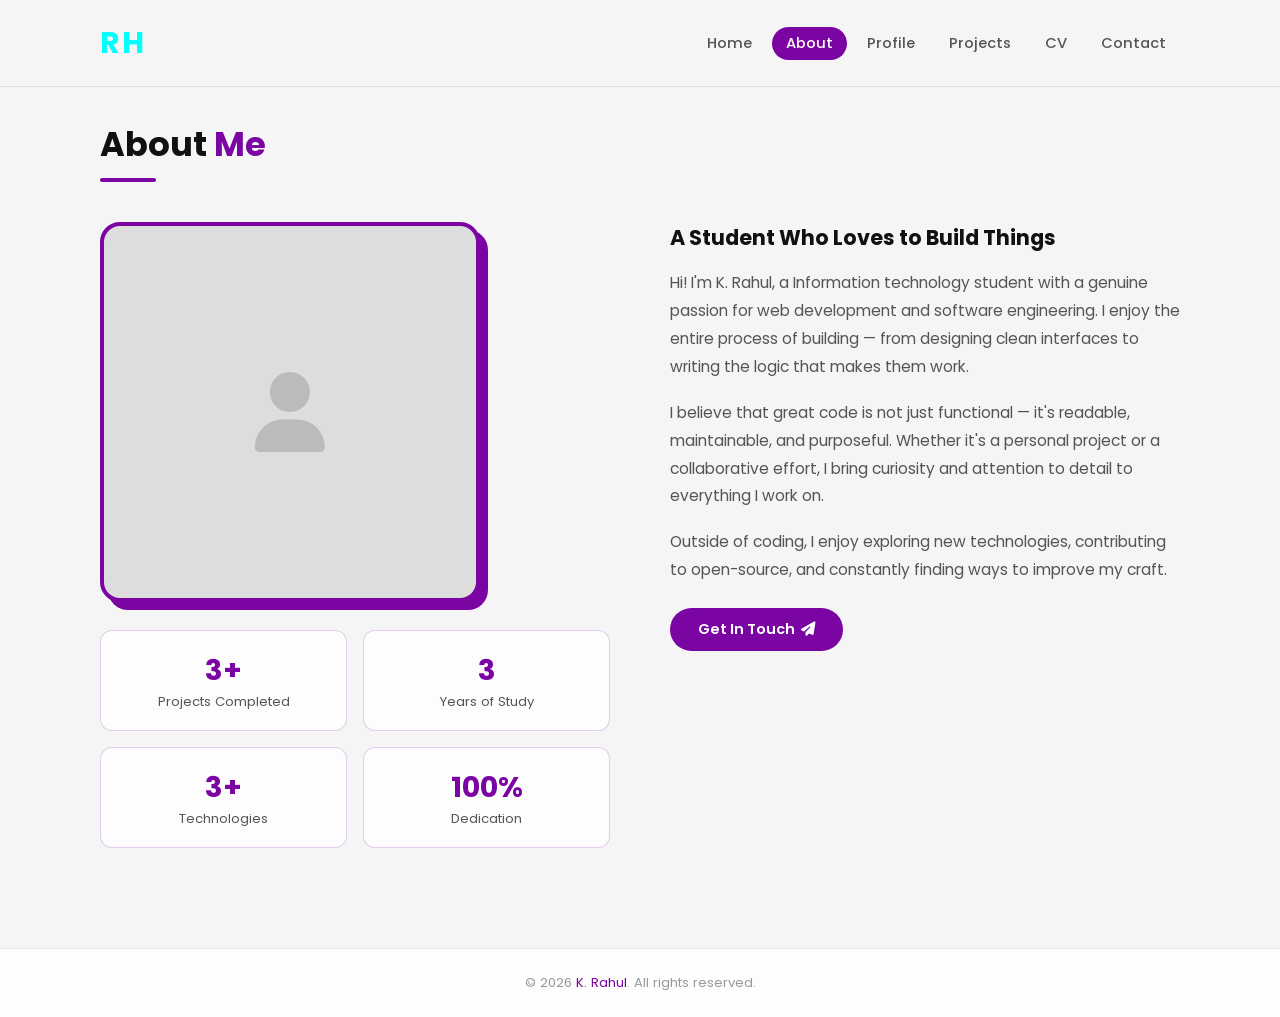
<file: about.html>
<!DOCTYPE html>
<html lang="en">
<head>
    <meta charset="UTF-8">
    <meta name="viewport" content="width=device-width, initial-scale=1.0">
    <title>Portfolio</title>
    <link rel="stylesheet" href="style.css">
    <link rel="stylesheet" href="https://cdnjs.cloudflare.com/ajax/libs/font-awesome/6.4.0/css/all.min.css">
    <link href="https://fonts.googleapis.com/css2?family=Poppins:wght@300;400;500;600;700&display=swap" rel="stylesheet">
</head>
<body>

    <header>
        <h2 class="logo">RH<span> </span></h2>
        <nav class="navigation">
            <a href="index.html">Home</a>
            <a href="about.html" class="active">About</a>
            <a href="profile.html">Profile</a>
            <a href="projects.html">Projects</a>
            <a href="cv.html">CV</a>
            <a href="contact.html">Contact</a>
        </nav>
    </header>

    <section class="page-section">

        <h2 class="section-title fade-in">About <span>Me</span></h2>
        <div class="section-divider fade-in"></div>

        <div class="about-grid">
            <div class="fade-in">
                <div class="about-img-wrap">
                    <i class="fas fa-user placeholder-icon"></i>
                    <!-- Replace with: <img src="your-photo.jpg" alt="K. Rahul"> -->
                </div>

                <div class="about-stats">
                    <div class="stat-box fade-in">
                        <h3>3+</h3>
                        <p>Projects Completed</p>
                    </div>
                    <div class="stat-box fade-in">
                        <h3>3</h3>
                        <p>Years of Study</p>
                    </div>
                    <div class="stat-box fade-in">
                        <h3>3+</h3>
                        <p>Technologies</p>
                    </div>
                    <div class="stat-box fade-in">
                        <h3>100%</h3>
                        <p>Dedication</p>
                    </div>
                </div>
            </div>

            <div class="about-text">
                <h3 class="fade-in" style="font-size:1.3rem; color:var(--dark); margin-bottom:16px;">
                    A Student Who Loves to Build Things
                </h3>
                <p class="fade-in">
                    Hi! I'm K. Rahul, a Information technology student with a genuine passion for 
                    web development and software engineering. I enjoy the entire process of 
                    building — from designing clean interfaces to writing the logic that makes 
                    them work.
                </p>
                <p class="fade-in">
                    I believe that great code is not just functional — it's readable, 
                    maintainable, and purposeful. Whether it's a personal project or a 
                    collaborative effort, I bring curiosity and attention to detail to 
                    everything I work on.
                </p>
                <p class="fade-in">
                    Outside of coding, I enjoy exploring new technologies, contributing 
                    to open-source, and constantly finding ways to improve my craft.
                </p>

                <div class="fade-in" style="margin-top: 24px;">
                    <a href="contact.html" style="text-decoration:none;">
                        <button style="
                            padding: 11px 28px; 
                            background: var(--accent); 
                            color: #fff; 
                            border: none; 
                            border-radius: 25px; 
                            font-size: 0.9rem; 
                            font-weight: 600; 
                            cursor: pointer;
                            font-family: Poppins, sans-serif;
                            transition: all 0.3s ease;
                        "
                        onmouseover="this.style.background='#a020d4'; this.style.transform='translateY(-2px)'"
                        onmouseout="this.style.background='var(--accent)'; this.style.transform='none'"
                        >
                            Get In Touch &nbsp;<i class="fas fa-paper-plane"></i>
                        </button>
                    </a>
                </div>
            </div>
        </div>


    </section>

    <footer>
        <p>© 2026 <span>K. Rahul</span>. All rights reserved.</p>
    </footer>

    <button id="scrollTop" title="Back to top"><i class="fas fa-chevron-up"></i></button>

    <script src="script.js"></script>
</body>
</html>
</file>
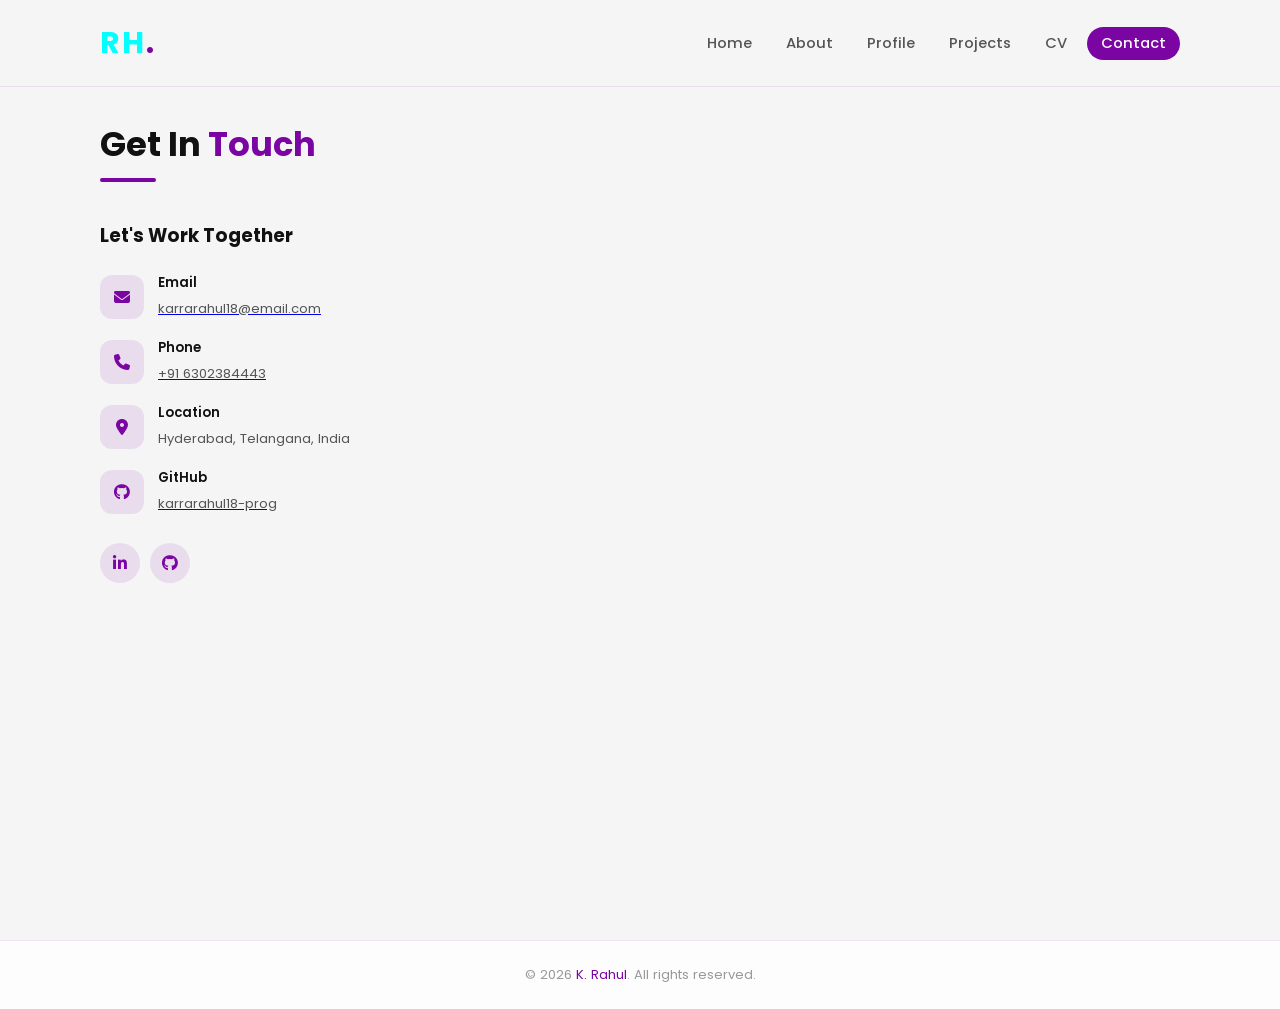
<file: contact.html>
<!DOCTYPE html>
<html lang="en">
<head>
    <meta charset="UTF-8">
    <meta name="viewport" content="width=device-width, initial-scale=1.0">
    <title>Portfolio</title>
    <link rel="stylesheet" href="style.css">
    <link rel="stylesheet" href="https://cdnjs.cloudflare.com/ajax/libs/font-awesome/6.4.0/css/all.min.css">
    <link href="https://fonts.googleapis.com/css2?family=Poppins:wght@300;400;500;600;700&display=swap" rel="stylesheet">
</head>
<body>

    <header>
        <h2 class="logo">RH<span>.</span></h2>
        <nav class="navigation">
            <a href="index.html">Home</a>
            <a href="about.html">About</a>
            <a href="profile.html">Profile</a>
            <a href="projects.html">Projects</a>
            <a href="cv.html">CV</a>
            <a href="contact.html" class="active">Contact</a>
        </nav>
    </header>

    <section class="page-section">

        <h2 class="section-title fade-in">Get In <span>Touch</span></h2>
        <div class="section-divider fade-in"></div>

        <div class="contact-grid">

            <!-- Left: Info -->
            <div class="contact-info fade-in">
                <h3>Let's Work Together</h3>

                <div class="contact-item">
                    <div class="contact-icon-box">
                        <i class="fas fa-envelope"></i>
                    </div>
                    <div class="contact-item-text">
                        <h4>Email</h4>
                        <a href="mailto:karrarahul18@email.com"><span>karrarahul18@email.com</span></a>
                    </div>
                </div>

                <div class="contact-item">
                    <div class="contact-icon-box">
                        <i class="fas fa-phone"></i>
                    </div>
                    <div class="contact-item-text">
                        <h4>Phone</h4>
                        <a href="tel:+91-6302384443"><span>+91 6302384443</span></a>
                    </div>
                </div>
               

                <div class="contact-item">
                    <div class="contact-icon-box">
                        <i class="fas fa-map-marker-alt"></i>
                    </div>
                    <div class="contact-item-text">
                        <h4>Location</h4>
                        <span>Hyderabad, Telangana, India</span>
                    </div>
                </div>

                <div class="contact-item">
                    <div class="contact-icon-box">
                        <i class="fab fa-github"></i>
                    </div>
                    <div class="contact-item-text">
                        <h4>GitHub</h4>
                        <a href="https://github.com/karrarahul18-prog" target="_blank"><span>karrarahul18-prog</span></a>
                    </div>
                </div>

                <div class="contact-social">
                    <a href="https://www.linkedin.com/in/rahul-reddy-1375ab330" title="LinkedIn"><i class="fab fa-linkedin-in"></i></a>
                    <a href="https://github.com/karrarahul18-prog" title="GitHub"><i class="fab fa-github"></i></a>
                   
                </div>
            </div>

            <!-- Right: Form -->
           

        </div>
    </section>

    <footer>
        <p>© 2026 <span>K. Rahul</span>. All rights reserved.</p>
    </footer>

    <button id="scrollTop" title="Back to top"><i class="fas fa-chevron-up"></i></button>

    <script src="script.js"></script>
</body>
</html>
</file>
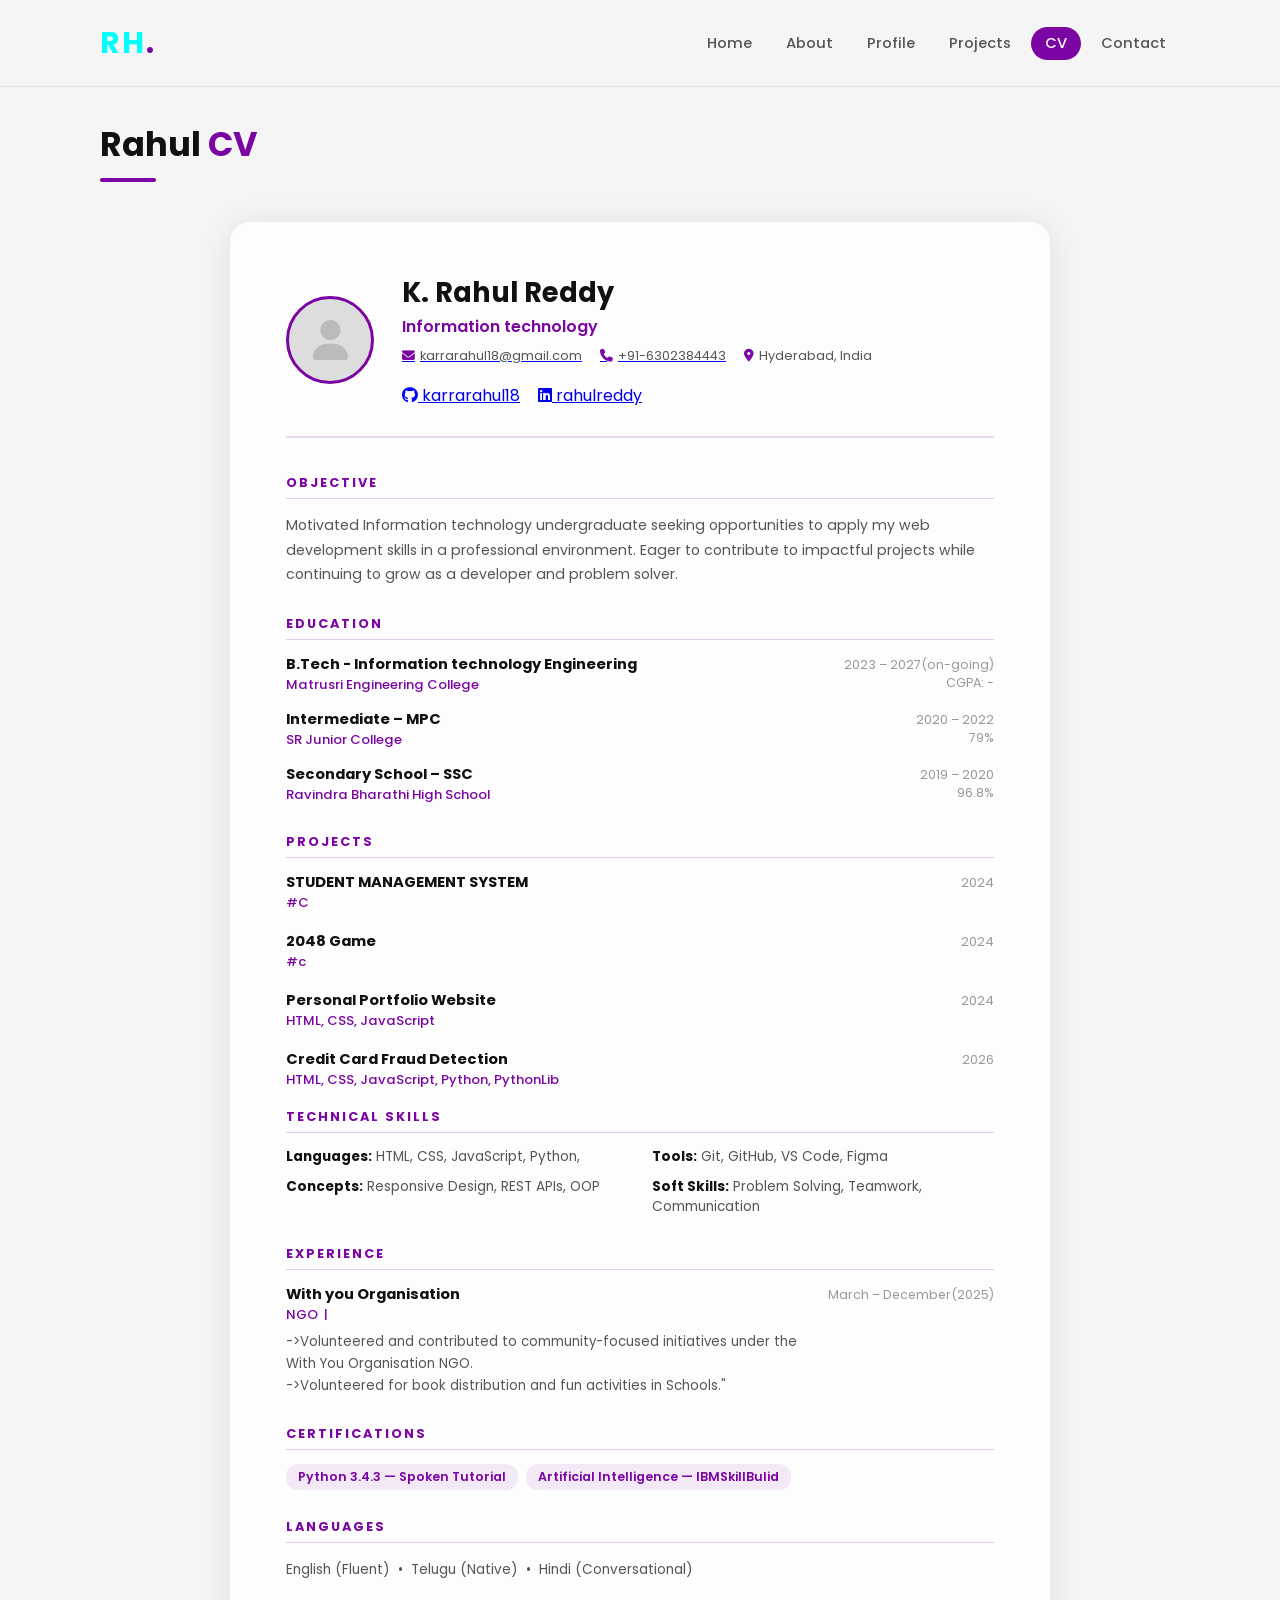
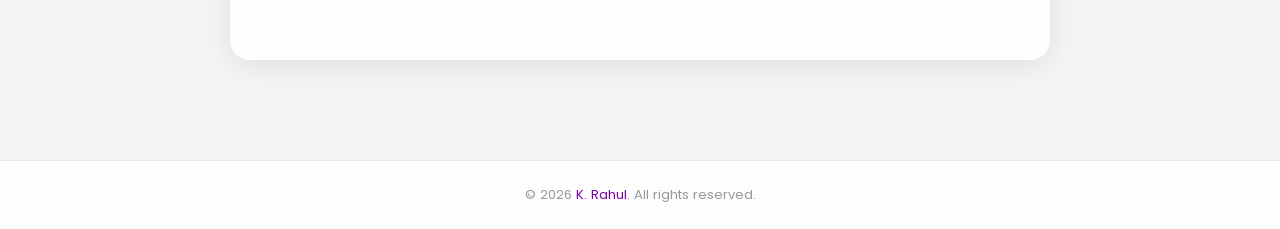
<file: cv.html>
<!DOCTYPE html>
<html lang="en">
<head>
    <meta charset="UTF-8">
    <meta name="viewport" content="width=device-width, initial-scale=1.0">
    <title>Portfolio</title>
    <link rel="stylesheet" href="style.css">
    <link rel="stylesheet" href="https://cdnjs.cloudflare.com/ajax/libs/font-awesome/6.4.0/css/all.min.css">
    <link href="https://fonts.googleapis.com/css2?family=Poppins:wght@300;400;500;600;700&display=swap" rel="stylesheet">
</head>
<body>

    <header>
        <h2 class="logo">RH<span>.</span></h2>
        <nav class="navigation">
            <a href="index.html">Home</a>
            <a href="about.html">About</a>
            <a href="profile.html">Profile</a>
            <a href="projects.html">Projects</a>
            <a href="cv.html" class="active">CV</a>
            <a href="contact.html">Contact</a>
        </nav>
    </header>

    <section class="page-section">

        <h2 class="section-title fade-in"> Rahul <span>CV</span></h2>
        <div class="section-divider fade-in"></div>

        <div class="cv-container">

           

            <div class="cv-doc fade-in">

                <!-- CV Header -->
                <div class="cv-header-block">
                    <div class="cv-avatar">
                        <i class="fas fa-user placeholder-icon"></i>
                        <!-- Replace with: <img src="your-photo.jpg" alt="K. Rahul"> -->
                    </div>
                    <div class="cv-header-info">
                        <h2>K. Rahul Reddy</h2>
                        <div class="cv-role"> Information technology </div>
                        <div class="cv-contacts">
                            <a href="mailto:karrarahul18@gmail.com">
                                <span><i class="fas fa-envelope"></i> karrarahul18@gmail.com</span>
                            </a>
                            <a href="tel:+91-6302384443">
                                <span><i class="fas fa-phone"></i> +91-6302384443</span>
                            </a>
                            <span><i class="fas fa-map-marker-alt"></i> Hyderabad, India</span>
                            <a href="https://github.com/karrarahul18-prog" target="_blank" rel="noopener noreferrer">
                            <i class="fab fa-github"></i> karrarahul18 </a>
                            <a href="https://www.linkedin.com/in/rahul-reddy-1375ab330" target="_blank" rel="noopener noreferrer">
                            <i class="fab fa-linkedin"></i> rahulreddy </a>
                        </div>
                    </div>
                </div>

                <!-- Objective -->
                <div class="cv-section">
                    <h3>Objective</h3>
                    <p>
                        Motivated Information technology undergraduate seeking opportunities to apply 
                        my web development skills in a professional environment. Eager to contribute 
                        to impactful projects while continuing to grow as a developer and problem solver.
                    </p>
                </div>

                <!-- Education -->
                <div class="cv-section">
                    <h3>Education
                    </h3>

                    <div class="cv-entry">
                        <div>
                            <h4>B.Tech - Information technology Engineering</h4>
                            <div class="cv-sub">Matrusri Engineering College</div>
                        </div>
                        <div class="cv-year">2023 – 2027(on-going)<br>CGPA: - </div>
                    </div>

                    <div class="cv-entry" style="margin-top:12px;">
                        <div>
                            <h4>Intermediate – MPC</h4>
                            <div class="cv-sub">SR Junior College</div>
                        </div>
                        <div class="cv-year">2020 – 2022<br>79%</div>
                    </div>

                    <div class="cv-entry" style="margin-top:12px;">
                        <div>
                            <h4>Secondary School – SSC</h4>
                            <div class="cv-sub">Ravindra Bharathi High School</div>
                        </div>
                        <div class="cv-year">2019 – 2020<br>96.8%</div>
                    </div>
                </div>


                <!-- Projects -->
                <div class="cv-section">
                    <h3>Projects</h3>

                    <div class="cv-entry">
                        <div>
                            <h4>  STUDENT MANAGEMENT SYSTEM </h4>
                            <div class="cv-sub"> #C</div>
                            <p style="font-size:0.83rem; margin-top:4px; line-height:1.6; color:var(--text);">
                            </p>
                        </div>
                        <div class="cv-year">2024</div>
                    </div>

                    <div class="cv-entry" style="margin-top:10px;">
                        <div>
                            <h4>2048 Game</h4>
                            <div class="cv-sub"> #c </div>
                            <p style="font-size:0.83rem; margin-top:4px; line-height:1.6; color:var(--text);">
                            </p>
                        </div>
                        <div class="cv-year">2024 </div>
                    </div>

                    <div class="cv-entry" style="margin-top:10px;">
                        <div>
                            <h4>Personal Portfolio Website</h4>
                            <div class="cv-sub">HTML, CSS, JavaScript</div>
                            <p style="font-size:0.83rem; margin-top:4px; line-height:1.6; color:var(--text);">
                            </p>
                        </div>
                        <div class="cv-year">2024</div>
                    </div>
                    <div class="cv-entry" style="margin-top:10px;">
                        <div>
                            <h4>Credit Card Fraud Detection </h4>
                            <div class="cv-sub">HTML, CSS, JavaScript, Python, PythonLib </div>
                            <p style="font-size:0.83rem; margin-top:4px; line-height:1.6; color:var(--text);">
                            </p>
                        </div>
                        <div class="cv-year">2026</div>
                </div>

                <!-- Skills -->
                <div class="cv-section">
                    <h3>Technical Skills</h3>
                    <div style="display:grid; grid-template-columns:1fr 1fr; gap:10px 24px; font-size:0.85rem; color:var(--text);">
                        <div><strong style="color:var(--dark);">Languages:</strong> HTML, CSS, JavaScript, Python,</div>
                        <div><strong style="color:var(--dark);">Tools:</strong> Git, GitHub, VS Code, Figma</div>
                        <div><strong style="color:var(--dark);">Concepts:</strong> Responsive Design, REST APIs, OOP</div>
                        <div><strong style="color:var(--dark);">Soft Skills:</strong> Problem Solving, Teamwork, Communication</div>
                    </div>
                </div>
                <!-- Experience -->
                <div class="cv-section">
                    <h3>Experience</h3>
                       <div class="cv-entry">
                        <div>
                            <h4>With you Organisation</h4>
                            <div class="cv-sub"> NGO  &nbsp;|&nbsp; </div>
                            <p style="font-size:0.83rem; margin-top:6px; line-height:1.65; color:var(--text);">
                            ->Volunteered and contributed to community-focused initiatives under the With You Organisation NGO.
                            <br>->Volunteered for book distribution and fun activities in Schools." 
                                
                            </p>
                        </div>
                        <div class="cv-year">March –  December(2025)</div>
                    </div>
                </div>

                <!-- Certifications -->
                <div class="cv-section">
                    <h3>Certifications</h3>
                    <div class="cv-tags-row">
                        <span class="cv-tag">Python 3.4.3  — Spoken Tutorial </span>
                        <span class="cv-tag">Artificial Intelligence — IBMSkillBulid</span>
                        
                    </div>
                </div>


                <!-- Languages -->
                <div class="cv-section">
                    <h3>Languages</h3>
                    <p style="font-size:0.85rem; line-height:1.9; color:var(--text);">
                        English (Fluent) &nbsp;•&nbsp; Telugu (Native) &nbsp;•&nbsp; Hindi (Conversational)
                    </p>
                </div>

            </div><!-- /cv-doc -->
        </div><!-- /cv-container -->
    </section>

    <footer>
        <p>© 2026 <span>K. Rahul</span>. All rights reserved.</p>
    </footer>

    <button id="scrollTop" title="Back to top"><i class="fas fa-chevron-up"></i></button>

    <script src="script.js"></script>
</body>
</html>
</file>
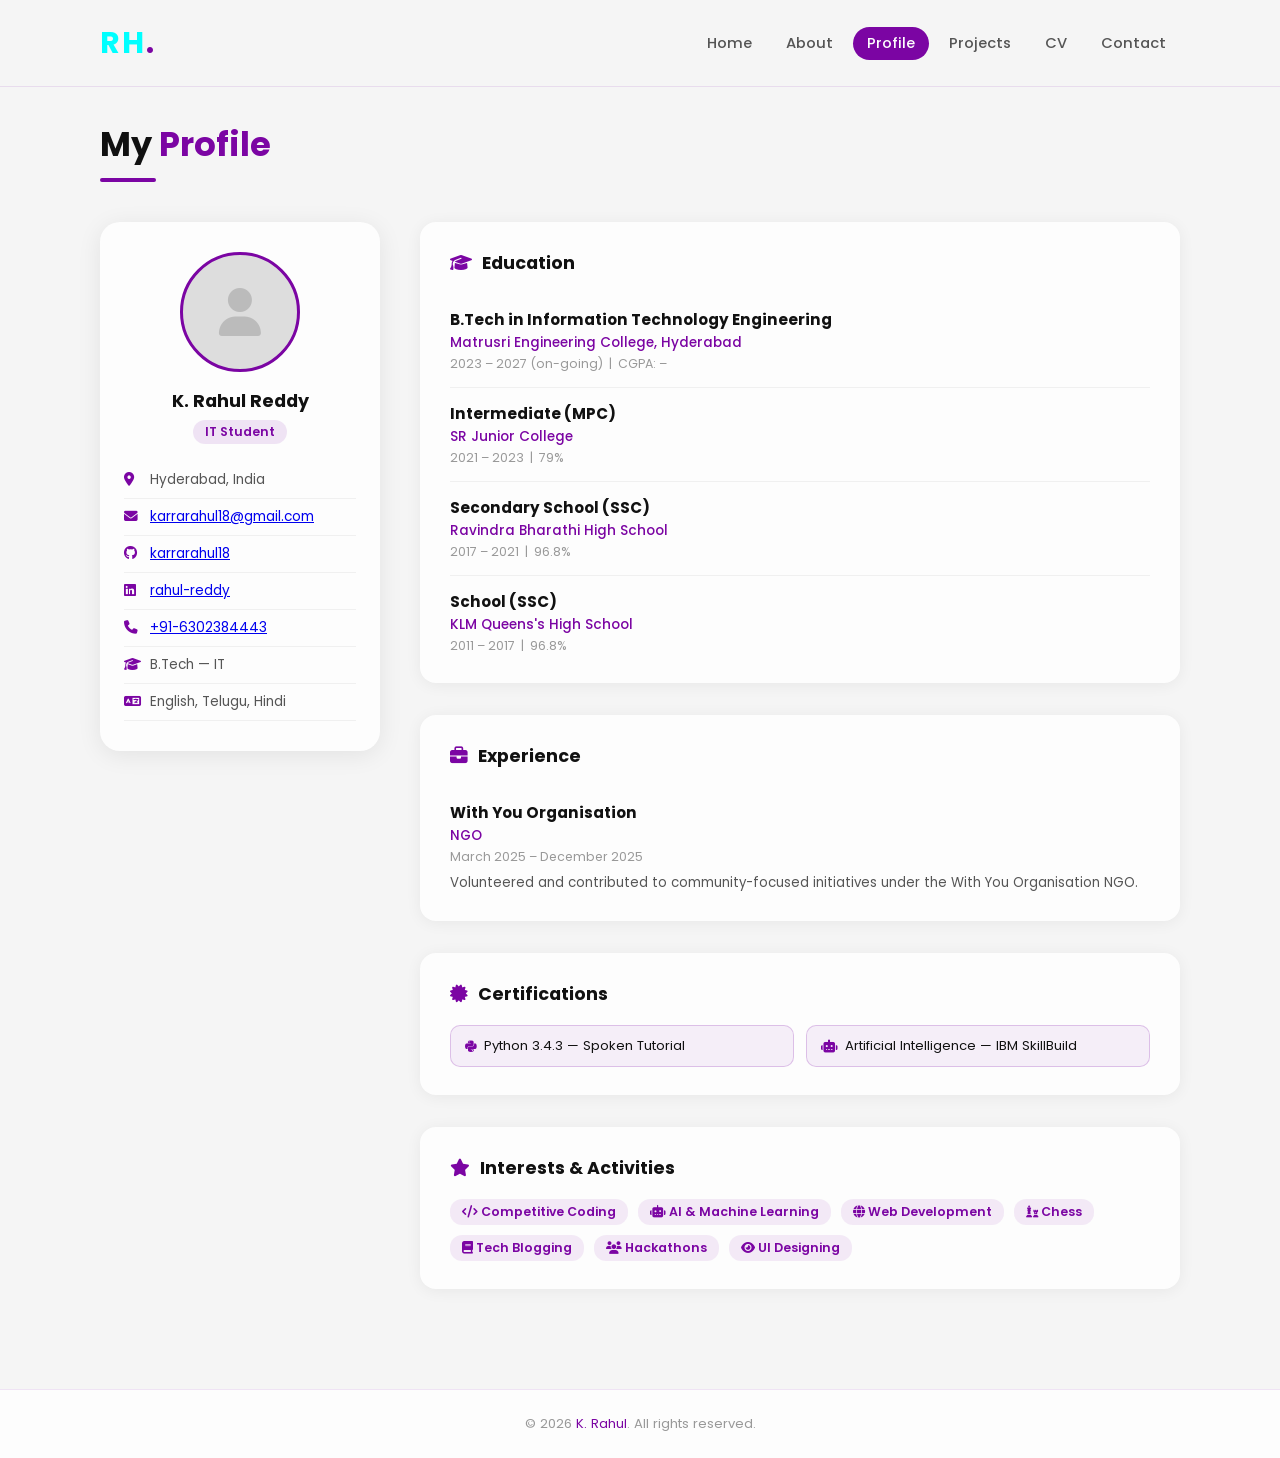
<file: profile.html>
<!DOCTYPE html>
<html lang="en">
<head>
    <meta charset="UTF-8">
    <meta name="viewport" content="width=device-width, initial-scale=1.0">
    <title>Profile</title>
    <link rel="stylesheet" href="style.css">
    <link rel="stylesheet" href="https://cdnjs.cloudflare.com/ajax/libs/font-awesome/6.4.0/css/all.min.css">
    <link href="https://fonts.googleapis.com/css2?family=Poppins:wght@300;400;500;600;700&display=swap" rel="stylesheet">
</head>
<body>

    <header>
        <h2 class="logo">RH<span>.</span></h2>
        <nav class="navigation">
            <a href="index.html">Home</a>
            <a href="about.html">About</a>
            <a href="profile.html" class="active">Profile</a>
            <a href="projects.html">Projects</a>
            <a href="cv.html">CV</a>
            <a href="contact.html">Contact</a>
        </nav>
    </header>

    <section class="page-section">

        <h2 class="section-title fade-in">My <span>Profile</span></h2>
        <div class="section-divider fade-in"></div>

        <div class="profile-layout">

            <!-- Sidebar Card -->
            <div class="profile-card fade-in">
                <div class="profile-card-img">
                    <i class="fas fa-user placeholder-icon"></i>
                    <!-- Replace with: <img src="your-photo.jpg" alt="K. Rahul"> -->
                </div>
                <h3>K. Rahul Reddy</h3>
                <span class="role-tag">IT Student</span>
                <ul class="profile-info-list">
                    <li><i class="fas fa-map-marker-alt"></i> Hyderabad, India</li>
                    <li><i class="fas fa-envelope"></i> <a href="mailto:karrarahul18@gmail.com">karrarahul18@gmail.com</a></li>
                    <li><i class="fab fa-github"></i> <a href="https://github.com/karrarahul18-prog">karrarahul18</a></li>
                    <li><i class="fab fa-linkedin"></i> <a href="https://www.linkedin.com/in/rahul-reddy-1375ab330">rahul-reddy</a></li>
                    <li><i class="fas fa-phone"></i> <a href="tel:+91-6302384443">+91-6302384443</a>   </li>
                    <li><i class="fas fa-graduation-cap"></i> B.Tech — IT</li>
                    <li><i class="fas fa-language"></i> English, Telugu, Hindi</li>
                </ul>
            </div>

            <!-- Right Side -->
            <div class="profile-right">

                <!-- Education -->
                <div class="profile-section-block fade-in">
                    <h3><i class="fas fa-graduation-cap"></i> Education</h3>

                    <div class="edu-item">
                        <h4>B.Tech in Information Technology Engineering</h4>
                        <div class="inst">Matrusri Engineering College, Hyderabad</div>
                        <div class="year">2023 – 2027 (on-going) &nbsp;|&nbsp; CGPA: –</div>
                    </div>

                    <div class="edu-item">
                        <h4>Intermediate (MPC)</h4>
                        <div class="inst">SR Junior College</div>
                        <div class="year">2021 – 2023 &nbsp;|&nbsp; 79%</div>
                    </div>

                    <div class="edu-item">
                        <h4>Secondary School (SSC)</h4>
                        <div class="inst">Ravindra Bharathi High School</div>
                        <div class="year">2017 – 2021 &nbsp;|&nbsp; 96.8%</div>
                    </div>
                    <div class="edu-item">
                        <h4> School (SSC)</h4>
                        <div class="inst">KLM Queens's High School</div>
                        <div class="year">2011 – 2017 &nbsp;|&nbsp; 96.8%</div>
                    </div>
                </div>

                <!-- Experience -->
                <div class="profile-section-block fade-in">
                    <h3><i class="fas fa-briefcase"></i> Experience</h3>

                    <div class="exp-item">
                        <h4>With You Organisation</h4>
                        <div class="company">NGO</div>
                        <div class="period">March 2025 – December 2025</div>
                        <p style="font-size:0.83rem; margin-top:6px; line-height:1.6; color:var(--text);">
                            Volunteered and contributed to community-focused initiatives under the With You Organisation NGO.
                        </p>
                    </div>
                </div>

                <!-- Certifications -->
                <div class="profile-section-block fade-in">
                    <h3><i class="fas fa-certificate"></i> Certifications</h3>
                    <div class="cert-grid">
                        <div class="cert-chip"><i class="fab fa-python"></i> Python 3.4.3 — Spoken Tutorial</div>
                        <div class="cert-chip"><i class="fas fa-robot"></i> Artificial Intelligence — IBM SkillBuild</div>
                    </div>
                </div>

                <!-- Interests -->
                <div class="profile-section-block fade-in">
                    <h3><i class="fas fa-star"></i> Interests & Activities</h3>
                    <div style="display:flex; flex-wrap:wrap; gap:10px;">
                        <span class="cv-tag"><i class="fas fa-code"></i> Competitive Coding</span>
                        <span class="cv-tag"><i class="fas fa-robot"></i> AI & Machine Learning</span>
                        <span class="cv-tag"><i class="fas fa-globe"></i> Web Development</span>
                        <span class="cv-tag"><i class="fas fa-chess"></i> Chess</span>
                        <span class="cv-tag"><i class="fas fa-book"></i> Tech Blogging</span>
                        <span class="cv-tag"><i class="fas fa-users"></i> Hackathons</span>
                        <span class="cv-tag"><i class="fas fa-eye"></i> UI Designing</span>

                    </div>
                </div>

            </div>
        </div>
    </section>

    <footer>
        <p>© 2026 <span>K. Rahul</span>. All rights reserved.</p>
    </footer>

    <button id="scrollTop" title="Back to top"><i class="fas fa-chevron-up"></i></button>

    <script src="script.js"></script>
</body>
</html>
</file>
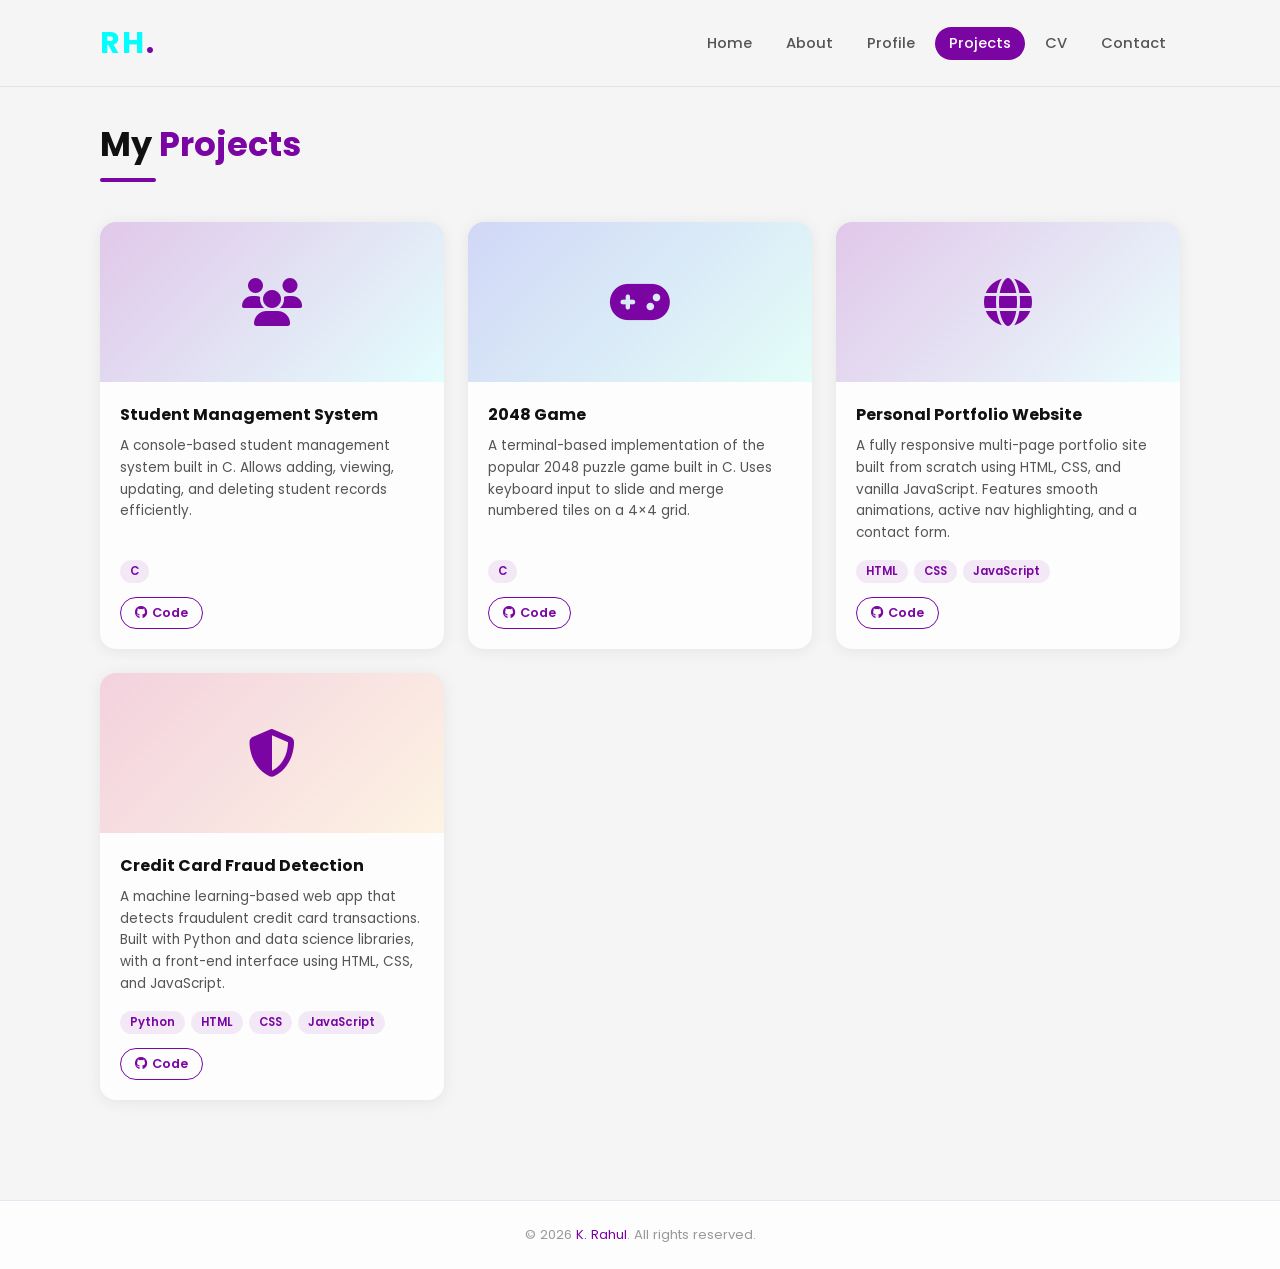
<file: projects.html>
<!DOCTYPE html>
<html lang="en">
<head>
    <meta charset="UTF-8">
    <meta name="viewport" content="width=device-width, initial-scale=1.0">
    <title>Portfolio</title>
    <link rel="stylesheet" href="style.css">
    <link rel="stylesheet" href="https://cdnjs.cloudflare.com/ajax/libs/font-awesome/6.4.0/css/all.min.css">
    <link href="https://fonts.googleapis.com/css2?family=Poppins:wght@300;400;500;600;700&display=swap" rel="stylesheet">
</head>
<body>

    <header>
        <h2 class="logo">RH<span>.</span></h2>
        <nav class="navigation">
            <a href="index.html">Home</a>
            <a href="about.html">About</a>
            <a href="profile.html">Profile</a>
            <a href="projects.html" class="active">Projects</a>
            <a href="cv.html">CV</a>
            <a href="contact.html">Contact</a>
        </nav>
    </header>

    <section class="page-section">

        <h2 class="section-title fade-in">My <span>Projects</span></h2>
        <div class="section-divider fade-in"></div>

    

        <!-- Projects Grid -->
        <div class="projects-grid">

    <div class="project-card fade-in" data-category="c">
        <div class="project-thumb">
            <i class="fas fa-users"></i>
        </div>
        <div class="project-body">
            <h3>Student Management System</h3>
            <p>A console-based student management system built in C. Allows adding, viewing, updating, and deleting student records efficiently.</p>
            <div class="project-tags">
                <span class="tag">C</span>
            </div>
            <div class="project-links">
                <a href="https://github.com/karrarahul18-prog/STUDENT-MANAGEMENT-SYSTEM"><i class="fab fa-github"></i> Code</a>
            </div>
        </div>
    </div>

    <div class="project-card fade-in" data-category="c">
        <div class="project-thumb" style="background: linear-gradient(135deg, rgba(0,120,255,0.15), rgba(0,255,200,0.1));">
            <i class="fas fa-gamepad"></i>
        </div>
        <div class="project-body">
            <h3>2048 Game</h3>
            <p>A terminal-based implementation of the popular 2048 puzzle game built in C. Uses keyboard input to slide and merge numbered tiles on a 4×4 grid.</p>
            <div class="project-tags">
                <span class="tag">C</span>
            </div>
            <div class="project-links">
                <a href="https://github.com/karrarahul18-prog/2048-game"><i class="fab fa-github"></i> Code</a>
            </div>
        </div>
    </div>

    <div class="project-card fade-in" data-category="web">
        <div class="project-thumb" style="background: linear-gradient(135deg, rgba(123,5,163,0.15), rgba(0,255,255,0.08));">
            <i class="fas fa-globe"></i>
        </div>
        <div class="project-body">
            <h3>Personal Portfolio Website</h3>
            <p>A fully responsive multi-page portfolio site built from scratch using HTML, CSS, and vanilla JavaScript. Features smooth animations, active nav highlighting, and a contact form.</p>
            <div class="project-tags">
                <span class="tag">HTML</span>
                <span class="tag">CSS</span>
                <span class="tag">JavaScript</span>
            </div>
            <div class="project-links">
                <a href="#"><i class="fab fa-github"></i> Code</a>
            </div>
        </div>
    </div>

    <div class="project-card fade-in" data-category="python">
        <div class="project-thumb" style="background: linear-gradient(135deg, rgba(255,80,80,0.15), rgba(255,150,0,0.1));">
            <i class="fas fa-shield-alt"></i>
        </div>
        <div class="project-body">
            <h3>Credit Card Fraud Detection</h3>
            <p>A machine learning-based web app that detects fraudulent credit card transactions. Built with Python and data science libraries, with a front-end interface using HTML, CSS, and JavaScript.</p>
            <div class="project-tags">
                <span class="tag">Python</span>
                <span class="tag">HTML</span>
                <span class="tag">CSS</span>
                <span class="tag">JavaScript</span>
            </div>
            <div class="project-links">
                <a href="https://github.com/karrarahul18-prog/Credit-Card-Fraud-Detection"><i class="fab fa-github"></i> Code</a>
            </div>
        </div>
        
    </div>
    

</div>
    </section>

    <footer>
        <p>© 2026 <span>K. Rahul</span>. All rights reserved.</p>
    </footer>

    <button id="scrollTop" title="Back to top"><i class="fas fa-chevron-up"></i></button>

    <script src="script.js"></script>
</body>
</html>
</file>
<file: style.css>
/* ===== RESET & BASE ===== */
* {
    margin: 0;
    padding: 0;
    box-sizing: border-box;
    font-family: 'Poppins', sans-serif;
}

:root {
    --accent: #7b05a3;
    --accent-light: #a020d4;
    --dark: #111;
    --text: #555;
    --bg: #f5f5f5;
    --white: #fdfdfd;
    --cyan: aqua;
}

html {
    scroll-behavior: smooth;
}

body {
    background: var(--bg);
    color: var(--text);
}

/* ===== HEADER ===== */
header {
    position: fixed;
    top: 0;
    left: 0;
    width: 100%;
    padding: 22px 100px;
    display: flex;
    justify-content: space-between;
    align-items: center;
    z-index: 100;
    background: rgba(245, 245, 245, 0.92);
    backdrop-filter: blur(8px);
    border-bottom: 1px solid rgba(123, 5, 163, 0.1);
}

.logo {
    font-size: 2rem;
    color: var(--cyan);
    cursor: default;
    letter-spacing: 2px;
}

.logo span {
    color: var(--accent);
}

.navigation {
    display: flex;
    align-items: center;
    gap: 10px;
}

.navigation a {
    font-size: 0.95em;
    color: var(--text);
    text-decoration: none;
    padding: 6px 14px;
    border-radius: 20px;
    font-weight: 500;
    transition: all 0.3s ease;
}

.navigation a:hover,
.navigation a.active {
    color: var(--white);
    background: var(--accent);
}

/* ===== SECTION BASE ===== */
section.page-section {
    min-height: 100vh;
    padding: 120px 100px 60px;
}

.section-title {
    font-size: 2.2rem;
    color: var(--dark);
    margin-bottom: 8px;
    position: relative;
    display: inline-block;
}

.section-title span {
    color: var(--accent);
}

.section-divider {
    width: 60px;
    height: 4px;
    background: var(--accent);
    border-radius: 2px;
    margin-bottom: 40px;
}

/* ===== HOME PAGE ===== */
.home {
    display: flex;
    justify-content: space-between;
    align-items: center;
    min-height: 100vh;
    padding: 30px 100px;
    background: var(--bg);
}

.content {
    max-width: 50%;
    color: var(--text);
}

.content h2 {
    font-size: 3em;
    color: var(--dark);
    line-height: 1.2;
}

.content h2 span {
    color: var(--accent);
}

.content h4 {
    font-size: 1.5em;
    color: var(--accent-light);
    font-weight: 500;
    margin-top: 8px;
}

.content p {
    padding: 14px 0 36px;
    line-height: 1.7;
    font-size: 1rem;
}

.btn-group {
    display: flex;
    gap: 14px;
}

.btn-group a {
    text-decoration: none;
}

.btn-group button {
    padding: 11px 28px;
    border: 2px solid var(--accent);
    border-radius: 25px;
    font-size: 0.9rem;
    font-weight: 600;
    cursor: pointer;
    transition: all 0.3s ease;
    background: transparent;
    color: var(--accent);
    letter-spacing: 1px;
}

.btn-group a:nth-child(2) button {
    background: var(--accent);
    color: var(--white);
}

.btn-group button:hover {
    background: var(--accent);
    color: var(--white);
    transform: translateY(-2px);
    box-shadow: 0 6px 20px rgba(123, 5, 163, 0.3);
}

.btn-group a:nth-child(2) button:hover {
    background: var(--accent-light);
    border-color: var(--accent-light);
}

.social-icon {
    position: absolute;
    bottom: 36px;
    display: flex;
    gap: 0;
}

.social-icon a {
    display: inline-flex;
    width: 38px;
    height: 38px;
    background: var(--accent);
    border-radius: 50%;
    margin-left: 14px;
    align-items: center;
    justify-content: center;
    border: 1px solid var(--white);
    outline: 2.5px solid var(--accent);
    transition: all 0.3s ease;
    text-decoration: none;
}

.social-icon a:hover {
    transform: translateY(-4px);
    background: var(--accent-light);
    outline-color: var(--accent-light);
    box-shadow: 0 6px 16px rgba(123, 5, 163, 0.4);
}

.social-icon a i {
    color: var(--white);
    font-size: 0.9rem;
}

.profile-image {
    flex-shrink: 0;
    width: 340px;
    height: 340px;
    overflow: hidden;
    border-radius: 50%;
    box-shadow: 0 10px 30px rgba(123, 5, 163, 0.25);
    border: 5px solid var(--accent);
    background: #ddd;
    display: flex;
    align-items: center;
    justify-content: center;
}

.profile-image img {
    width: 100%;
    height: 100%;
    object-fit: cover;
}

.profile-image .placeholder-icon {
    font-size: 6rem;
    color: #bbb;
}

/* ===== ABOUT PAGE ===== */
.about-grid {
    display: grid;
    grid-template-columns: 1fr 1fr;
    gap: 60px;
    align-items: start;
    margin-top: 10px;
}

.about-img-wrap {
    width: 100%;
    aspect-ratio: 1;
    max-width: 380px;
    border-radius: 20px;
    overflow: hidden;
    border: 4px solid var(--accent);
    box-shadow: 8px 8px 0 var(--accent);
    background: #ddd;
    display: flex;
    align-items: center;
    justify-content: center;
}

.about-img-wrap img {
    width: 100%;
    height: 100%;
    object-fit: cover;
}

.about-img-wrap .placeholder-icon {
    font-size: 5rem;
    color: #bbb;
}

.about-text p {
    line-height: 1.8;
    margin-bottom: 18px;
    font-size: 0.97rem;
}

.about-stats {
    display: grid;
    grid-template-columns: 1fr 1fr;
    gap: 16px;
    margin-top: 28px;
}

.stat-box {
    background: var(--white);
    border: 1px solid rgba(123, 5, 163, 0.2);
    border-radius: 12px;
    padding: 18px;
    text-align: center;
    transition: all 0.3s ease;
}

.stat-box:hover {
    border-color: var(--accent);
    box-shadow: 0 4px 16px rgba(123, 5, 163, 0.15);
    transform: translateY(-3px);
}

.stat-box h3 {
    font-size: 1.8rem;
    color: var(--accent);
    font-weight: 700;
}

.stat-box p {
    font-size: 0.82rem;
    color: var(--text);
    margin: 0;
}



/* ===== PROFILE PAGE ===== */
.profile-layout {
    display: grid;
    grid-template-columns: 280px 1fr;
    gap: 40px;
    align-items: start;
}

.profile-card {
    background: var(--white);
    border-radius: 20px;
    padding: 30px 24px;
    text-align: center;
    box-shadow: 0 4px 24px rgba(0,0,0,0.08);
    position: sticky;
    top: 110px;
}

.profile-card-img {
    width: 120px;
    height: 120px;
    border-radius: 50%;
    margin: 0 auto 16px;
    overflow: hidden;
    border: 3px solid var(--accent);
    background: #ddd;
    display: flex;
    align-items: center;
    justify-content: center;
}

.profile-card-img img {
    width: 100%;
    height: 100%;
    object-fit: cover;
}

.profile-card-img .placeholder-icon {
    font-size: 3rem;
    color: #bbb;
}

.profile-card h3 {
    font-size: 1.1rem;
    color: var(--dark);
    margin-bottom: 4px;
}

.profile-card .role-tag {
    display: inline-block;
    background: rgba(123, 5, 163, 0.1);
    color: var(--accent);
    font-size: 0.78rem;
    padding: 3px 12px;
    border-radius: 20px;
    margin-bottom: 18px;
    font-weight: 600;
}

.profile-info-list {
    list-style: none;
    text-align: left;
}

.profile-info-list li {
    display: flex;
    align-items: center;
    gap: 10px;
    padding: 8px 0;
    border-bottom: 1px solid #f0f0f0;
    font-size: 0.85rem;
    color: var(--text);
}

.profile-info-list li i {
    color: var(--accent);
    width: 16px;
}

.profile-right {
    display: flex;
    flex-direction: column;
    gap: 32px;
}

.profile-section-block {
    background: var(--white);
    border-radius: 16px;
    padding: 28px 30px;
    box-shadow: 0 2px 16px rgba(0,0,0,0.06);
}

.profile-section-block h3 {
    font-size: 1.1rem;
    color: var(--dark);
    margin-bottom: 18px;
    display: flex;
    align-items: center;
    gap: 10px;
}

.profile-section-block h3 i {
    color: var(--accent);
}

.edu-item,
.exp-item {
    padding: 14px 0;
    border-bottom: 1px solid #f0f0f0;
}

.edu-item:last-child,
.exp-item:last-child {
    border-bottom: none;
    padding-bottom: 0;
}

.edu-item h4,
.exp-item h4 {
    font-size: 0.95rem;
    color: var(--dark);
}

.edu-item .inst,
.exp-item .company {
    font-size: 0.85rem;
    color: var(--accent);
    font-weight: 500;
    margin: 2px 0;
}

.edu-item .year,
.exp-item .period {
    font-size: 0.78rem;
    color: #999;
}

.cert-grid {
    display: grid;
    grid-template-columns: 1fr 1fr;
    gap: 12px;
}

.cert-chip {
    display: flex;
    align-items: center;
    gap: 8px;
    background: rgba(123, 5, 163, 0.06);
    border: 1px solid rgba(123, 5, 163, 0.2);
    border-radius: 10px;
    padding: 10px 14px;
    font-size: 0.82rem;
    color: var(--dark);
    transition: all 0.3s ease;
}

.cert-chip:hover {
    background: rgba(123, 5, 163, 0.12);
    transform: translateY(-2px);
}

.cert-chip i {
    color: var(--accent);
}

/* ===== PROJECTS PAGE ===== */
.projects-filter {
    display: flex;
    gap: 10px;
    margin-bottom: 36px;
    flex-wrap: wrap;
}

.filter-btn {
    padding: 7px 20px;
    border: 2px solid rgba(123, 5, 163, 0.3);
    border-radius: 20px;
    background: transparent;
    color: var(--text);
    font-size: 0.85rem;
    font-weight: 500;
    cursor: pointer;
    transition: all 0.3s ease;
    font-family: 'Poppins', sans-serif;
}

.filter-btn:hover,
.filter-btn.active {
    background: var(--accent);
    border-color: var(--accent);
    color: var(--white);
}

.projects-grid {
    display: grid;
    grid-template-columns: repeat(3, 1fr);
    gap: 24px;
}

.project-card {
    background: var(--white);
    border-radius: 16px;
    overflow: hidden;
    box-shadow: 0 2px 16px rgba(0,0,0,0.07);
    transition: all 0.35s ease;
    display: flex;
    flex-direction: column;
}

.project-card:hover {
    transform: translateY(-6px);
    box-shadow: 0 12px 32px rgba(123, 5, 163, 0.18);
}

.project-thumb {
    width: 100%;
    height: 160px;
    background: linear-gradient(135deg, rgba(123,5,163,0.15), rgba(0,255,255,0.1));
    display: flex;
    align-items: center;
    justify-content: center;
    font-size: 3rem;
    color: var(--accent);
    position: relative;
    overflow: hidden;
}

.project-thumb::after {
    content: '';
    position: absolute;
    inset: 0;
    background: linear-gradient(135deg, rgba(123,5,163,0.08) 0%, transparent 100%);
}

.project-body {
    padding: 20px;
    flex: 1;
    display: flex;
    flex-direction: column;
}

.project-body h3 {
    font-size: 1rem;
    color: var(--dark);
    margin-bottom: 8px;
}

.project-body p {
    font-size: 0.85rem;
    line-height: 1.6;
    flex: 1;
    margin-bottom: 16px;
}

.project-tags {
    display: flex;
    flex-wrap: wrap;
    gap: 6px;
    margin-bottom: 14px;
}

.tag {
    background: rgba(123, 5, 163, 0.08);
    color: var(--accent);
    font-size: 0.72rem;
    padding: 3px 10px;
    border-radius: 12px;
    font-weight: 600;
}

.project-links {
    display: flex;
    gap: 10px;
}

.project-links a {
    display: inline-flex;
    align-items: center;
    gap: 5px;
    font-size: 0.8rem;
    font-weight: 600;
    text-decoration: none;
    padding: 6px 14px;
    border-radius: 20px;
    transition: all 0.3s ease;
    border: 1.5px solid var(--accent);
    color: var(--accent);
}

.project-links a:hover {
    background: var(--accent);
    color: var(--white);
}

.project-links a.filled {
    background: var(--accent);
    color: var(--white);
}

.project-links a.filled:hover {
    background: var(--accent-light);
    border-color: var(--accent-light);
}

/* ===== RESET & BASE ===== */
* {
    margin: 0;
    padding: 0;
    box-sizing: border-box;
    font-family: 'Poppins', sans-serif;
}

:root {
    --accent: #7b05a3;
    --accent-light: #a020d4;
    --dark: #111;
    --text: #555;
    --bg: #f5f5f5;
    --white: #fdfdfd;
}

html { scroll-behavior: smooth; }

body {
    background: var(--bg);
    color: var(--text);
}

/* ===== HEADER ===== */
header {
    position: fixed;
    top: 0;
    left: 0;
    width: 100%;
    padding: 20px 100px;
    display: flex;
    justify-content: space-between;
    align-items: center;
    z-index: 100;
    background: rgba(245, 245, 245, 0.95);
    backdrop-filter: blur(8px);
    border-bottom: 1px solid rgba(123, 5, 163, 0.1);
}

.logo {
    font-size: 1.9rem;
    color: aqua;
    cursor: default;
    letter-spacing: 2px;
}

.logo span {
    color: var(--accent);
}

.navigation {
    display: flex;
    align-items: center;
    gap: 6px;
}

.navigation a {
    font-size: 0.92em;
    color: var(--text);
    text-decoration: none;
    padding: 6px 14px;
    border-radius: 20px;
    font-weight: 500;
    transition: all 0.3s ease;
}

.navigation a:hover,
.navigation a.active {
    color: var(--white);
    background: var(--accent);
}

/* ===== PAGE SECTION ===== */
.page-section {
    min-height: 100vh;
    padding: 120px 100px 60px;
}

.section-title {
    font-size: 2.1rem;
    color: var(--dark);
    margin-bottom: 8px;
}

.section-title span {
    color: var(--accent);
}

.section-divider {
    width: 56px;
    height: 4px;
    background: var(--accent);
    border-radius: 2px;
    margin-bottom: 40px;
}

/* ===== CONTACT GRID ===== */
.contact-grid {
    display: grid;
    grid-template-columns: 1fr 1.6fr;
    gap: 50px;
    align-items: start;
}

/* ===== LEFT — CONTACT INFO ===== */
.contact-info h3 {
    font-size: 1.15rem;
    color: var(--dark);
    margin-bottom: 24px;
}

.contact-item {
    display: flex;
    align-items: center;
    gap: 14px;
    margin-bottom: 18px;
}

.contact-icon-box {
    width: 44px;
    height: 44px;
    background: rgba(123, 5, 163, 0.1);
    border-radius: 12px;
    display: flex;
    align-items: center;
    justify-content: center;
    flex-shrink: 0;
    transition: all 0.3s ease;
}

.contact-item:hover .contact-icon-box {
    background: var(--accent);
}

.contact-item:hover .contact-icon-box i {
    color: var(--white);
}

.contact-icon-box i {
    color: var(--accent);
    font-size: 1rem;
    transition: color 0.3s ease;
}

.contact-item-text h4 {
    font-size: 0.82rem;
    color: var(--dark);
    font-weight: 600;
    margin-bottom: 2px;
}

.contact-item-text span {
    font-size: 0.82rem;
    color: var(--text);
}

/* WhatsApp standalone row (no icon box) */
.contact-item + .contact-item-text {
    margin-left: 58px;
    margin-top: -10px;
    margin-bottom: 18px;
}

/* ===== SOCIAL ICONS ===== */
.contact-social {
    display: flex;
    gap: 10px;
    margin-top: 28px;
}

.contact-social a {
    width: 40px;
    height: 40px;
    border-radius: 50%;
    background: rgba(123, 5, 163, 0.1);
    display: flex;
    align-items: center;
    justify-content: center;
    color: var(--accent);
    text-decoration: none;
    font-size: 1rem;
    transition: all 0.3s ease;
}

.contact-social a:hover {
    background: var(--accent);
    color: var(--white);
    transform: translateY(-3px);
}

/* ===== FOOTER ===== */
footer {
    text-align: center;
    padding: 22px;
    background: var(--white);
    border-top: 1px solid rgba(123, 5, 163, 0.1);
    font-size: 0.82rem;
    color: #999;
    margin-top: 40px;
}

footer span {
    color: var(--accent);
}

/* ===== SCROLL TO TOP ===== */
#scrollTop {
    position: fixed;
    bottom: 28px;
    right: 28px;
    width: 40px;
    height: 40px;
    background: var(--accent);
    color: var(--white);
    border: none;
    border-radius: 50%;
    font-size: 1rem;
    cursor: pointer;
    display: none;
    align-items: center;
    justify-content: center;
    box-shadow: 0 4px 16px rgba(123, 5, 163, 0.4);
    z-index: 200;
    transition: all 0.3s ease;
}

#scrollTop:hover {
    background: var(--accent-light);
    transform: translateY(-3px);
}

/* ===== FADE IN ===== */
.fade-in {
    opacity: 0;
    transform: translateY(20px);
    transition: opacity 0.6s ease, transform 0.6s ease;
}

.fade-in.visible {
    opacity: 1;
    transform: translateY(0);
}

/* ===== RESPONSIVE ===== */
@media (max-width: 900px) {
    header { padding: 16px 24px; }
    .page-section { padding: 100px 24px 40px; }
    .contact-grid { grid-template-columns: 1fr; }
}
/* ===== CV PAGE ===== */
.cv-container {
    max-width: 820px;
    margin: 0 auto;
}

.cv-download-bar {
    display: flex;
    justify-content: flex-end;
    margin-bottom: 28px;
}

.cv-download-bar a {
    display: inline-flex;
    align-items: center;
    gap: 8px;
    background: var(--accent);
    color: var(--white);
    text-decoration: none;
    padding: 11px 24px;
    border-radius: 25px;
    font-size: 0.9rem;
    font-weight: 600;
    transition: all 0.3s ease;
}

.cv-download-bar a:hover {
    background: var(--accent-light);
    transform: translateY(-2px);
    box-shadow: 0 6px 20px rgba(123, 5, 163, 0.3);
}

.cv-doc {
    background: var(--white);
    border-radius: 20px;
    padding: 50px 56px;
    box-shadow: 0 4px 32px rgba(0,0,0,0.1);
}

.cv-header-block {
    display: flex;
    align-items: center;
    gap: 28px;
    margin-bottom: 36px;
    padding-bottom: 28px;
    border-bottom: 2px solid rgba(123,5,163,0.15);
}

.cv-avatar {
    width: 88px;
    height: 88px;
    border-radius: 50%;
    overflow: hidden;
    border: 3px solid var(--accent);
    background: #ddd;
    display: flex;
    align-items: center;
    justify-content: center;
    flex-shrink: 0;
}

.cv-avatar img {
    width: 100%;
    height: 100%;
    object-fit: cover;
}

.cv-avatar .placeholder-icon {
    font-size: 2.5rem;
    color: #bbb;
}

.cv-header-info h2 {
    font-size: 1.7rem;
    color: var(--dark);
}

.cv-header-info .cv-role {
    font-size: 1rem;
    color: var(--accent);
    font-weight: 600;
}

.cv-contacts {
    display: flex;
    gap: 18px;
    margin-top: 8px;
    flex-wrap: wrap;
}

.cv-contacts span {
    font-size: 0.8rem;
    color: var(--text);
    display: flex;
    align-items: center;
    gap: 5px;
}

.cv-contacts span i {
    color: var(--accent);
}

.cv-section {
    margin-bottom: 28px;
}

.cv-section h3 {
    font-size: 0.8rem;
    font-weight: 700;
    letter-spacing: 2px;
    text-transform: uppercase;
    color: var(--accent);
    margin-bottom: 14px;
    padding-bottom: 6px;
    border-bottom: 1px solid rgba(123,5,163,0.2);
}

.cv-section p {
    font-size: 0.88rem;
    line-height: 1.75;
    color: var(--text);
}

.cv-entry {
    display: grid;
    grid-template-columns: 1fr auto;
    margin-bottom: 14px;
}

.cv-entry h4 {
    font-size: 0.92rem;
    color: var(--dark);
}

.cv-entry .cv-sub {
    font-size: 0.82rem;
    color: var(--accent);
    font-weight: 500;
}

.cv-entry .cv-year {
    font-size: 0.78rem;
    color: #999;
    text-align: right;
    padding-top: 2px;
}

.cv-tags-row {
    display: flex;
    flex-wrap: wrap;
    gap: 8px;
}

.cv-tag {
    background: rgba(123,5,163,0.08);
    color: var(--accent);
    font-size: 0.78rem;
    padding: 4px 12px;
    border-radius: 12px;
    font-weight: 600;
}

/* ===== FOOTER ===== */
footer {
    text-align: center;
    padding: 24px;
    background: var(--white);
    border-top: 1px solid rgba(123,5,163,0.1);
    font-size: 0.82rem;
    color: #999;
    margin-top: 40px;
}

footer span {
    color: var(--accent);
}

/* ===== SCROLL TO TOP ===== */
#scrollTop {
    position: fixed;
    bottom: 30px;
    right: 30px;
    width: 42px;
    height: 42px;
    background: var(--accent);
    color: var(--white);
    border: none;
    border-radius: 50%;
    font-size: 1.1rem;
    cursor: pointer;
    display: none;
    align-items: center;
    justify-content: center;
    box-shadow: 0 4px 16px rgba(123,5,163,0.4);
    z-index: 200;
    transition: all 0.3s ease;
}

#scrollTop:hover {
    background: var(--accent-light);
    transform: translateY(-3px);
}

/* ===== ANIMATIONS ===== */
.fade-in {
    opacity: 0;
    transform: translateY(24px);
    transition: opacity 0.6s ease, transform 0.6s ease;
}

.fade-in.visible {
    opacity: 1;
    transform: translateY(0);
}

/* ===== RESPONSIVE ===== */
@media (max-width: 1024px) {
    header { padding: 10px 40px; }
    .home, section.page-section { padding: 30px 50px; }
    section.page-section { padding-top: 110px; }
    .projects-grid { grid-template-columns: repeat(2, 1fr); }
    .skills-grid { grid-template-columns: repeat(2, 1fr); }
    .about-grid { gap: 36px; }
    .cv-doc { padding: 36px 40px; }
}

@media (max-width: 768px) {
    header { padding: 10px 24px; flex-wrap: wrap; gap: 12px; }
    .home { flex-direction: column-reverse; padding: 100px 24px 40px; gap: 40px; text-align: center; }
    section.page-section { padding: 100px 24px 40px; }
    .content { max-width: 100%; }
    .profile-image { width: 240px; height: 240px; margin: 0 auto; }
    .btn-group { justify-content: center; }
    .social-icon { position: static; margin-top: 20px; }
    .about-grid { grid-template-columns: 1fr; }
    .about-img-wrap { margin: 0 auto; }
    .profile-layout { grid-template-columns: 1fr; }
    .contact-grid { grid-template-columns: 1fr; }
    .projects-grid { grid-template-columns: 1fr; }
    .skills-grid { grid-template-columns: 1fr; }
    .cert-grid { grid-template-columns: 1fr; }
    .form-row { grid-template-columns: 1fr; }
    .cv-doc { padding: 24px 20px; }
    .cv-header-block { flex-direction: column; text-align: center; }
    .cv-contacts { justify-content: center; }
    .cv-entry { grid-template-columns: 1fr; }
}
</file>
